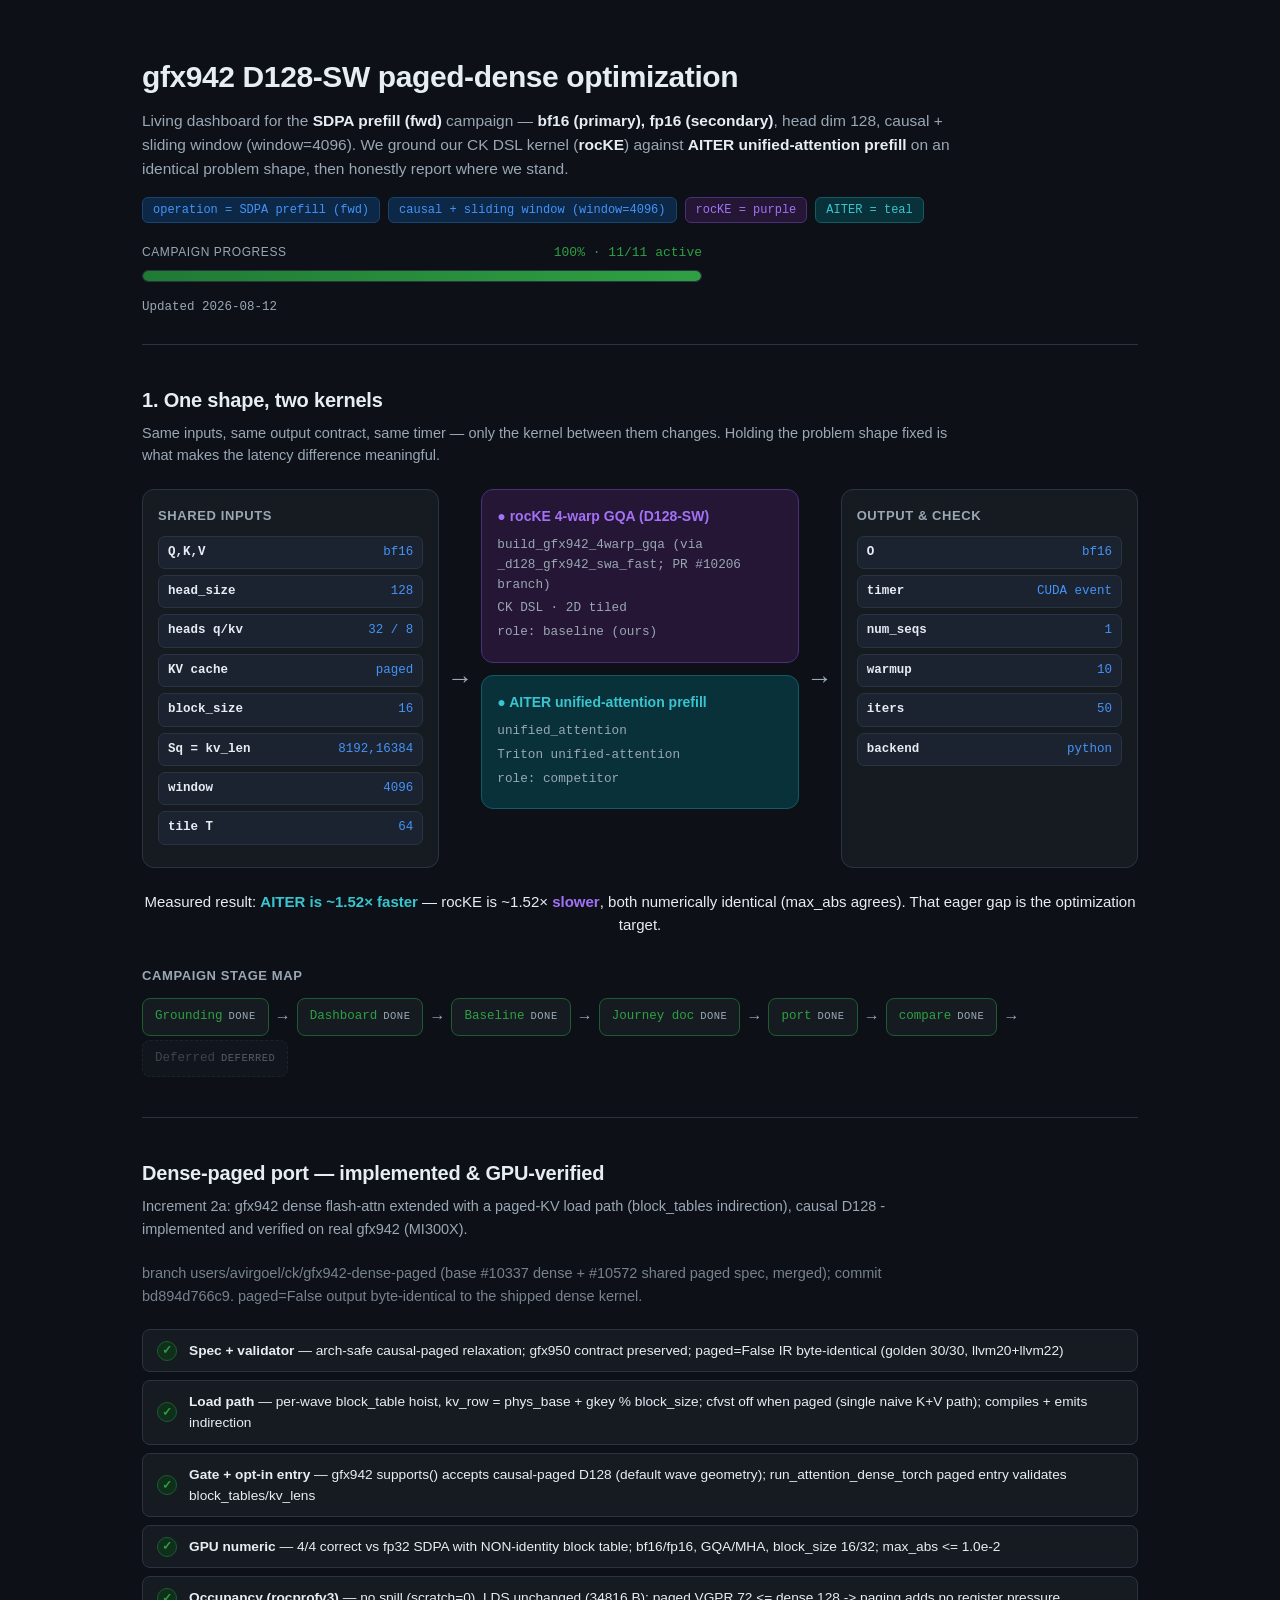
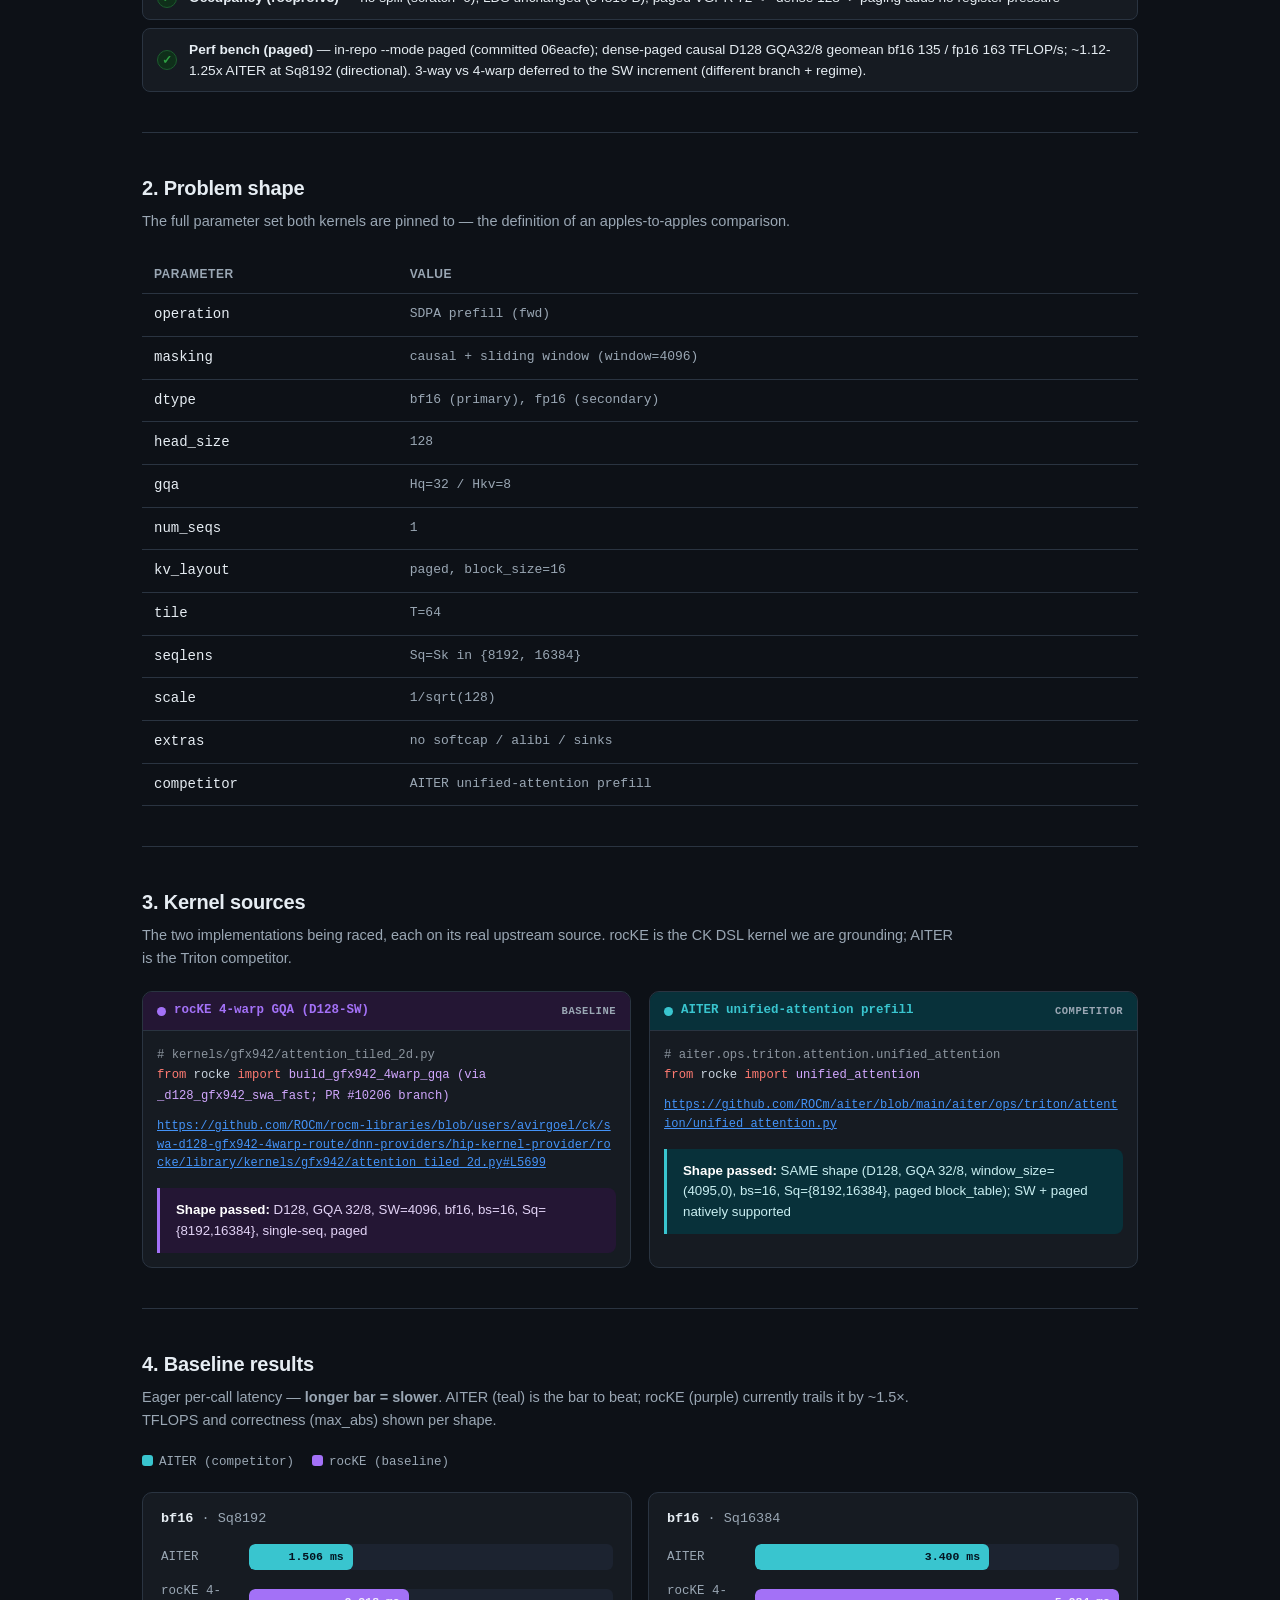
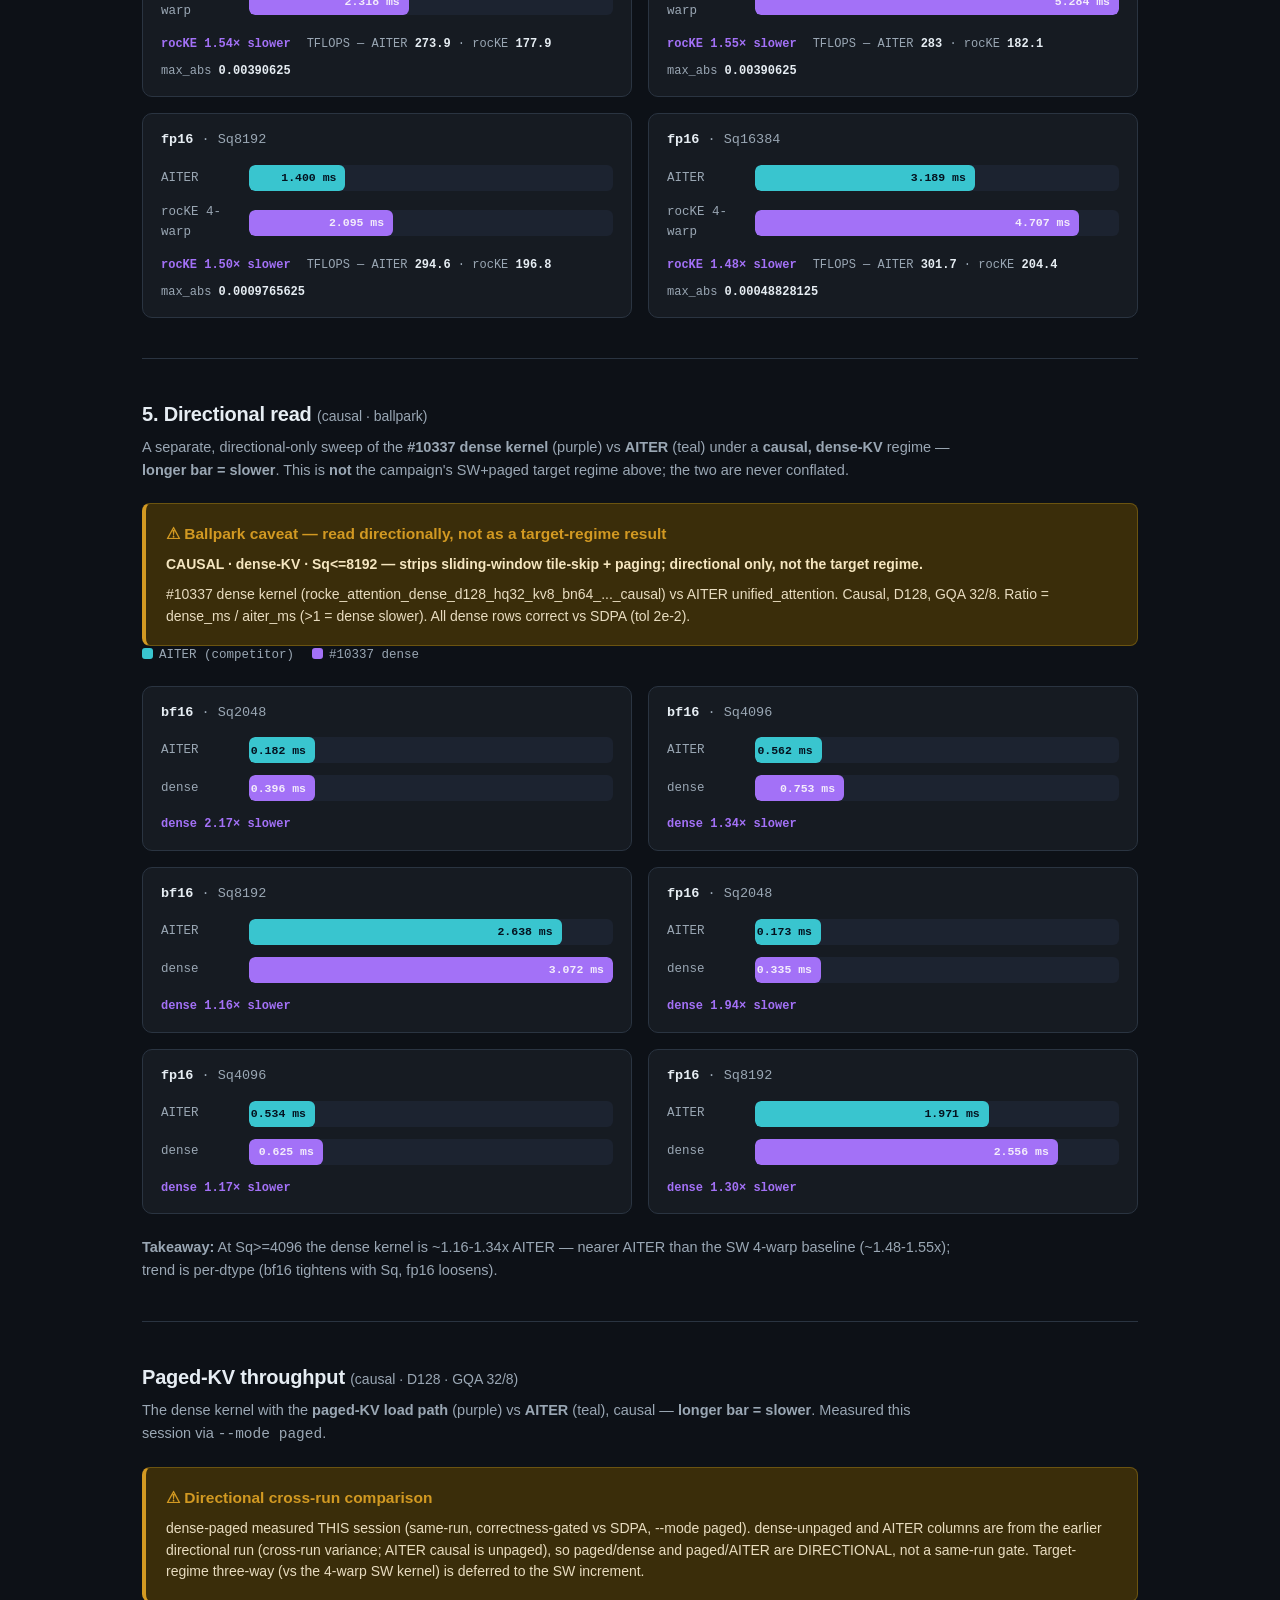
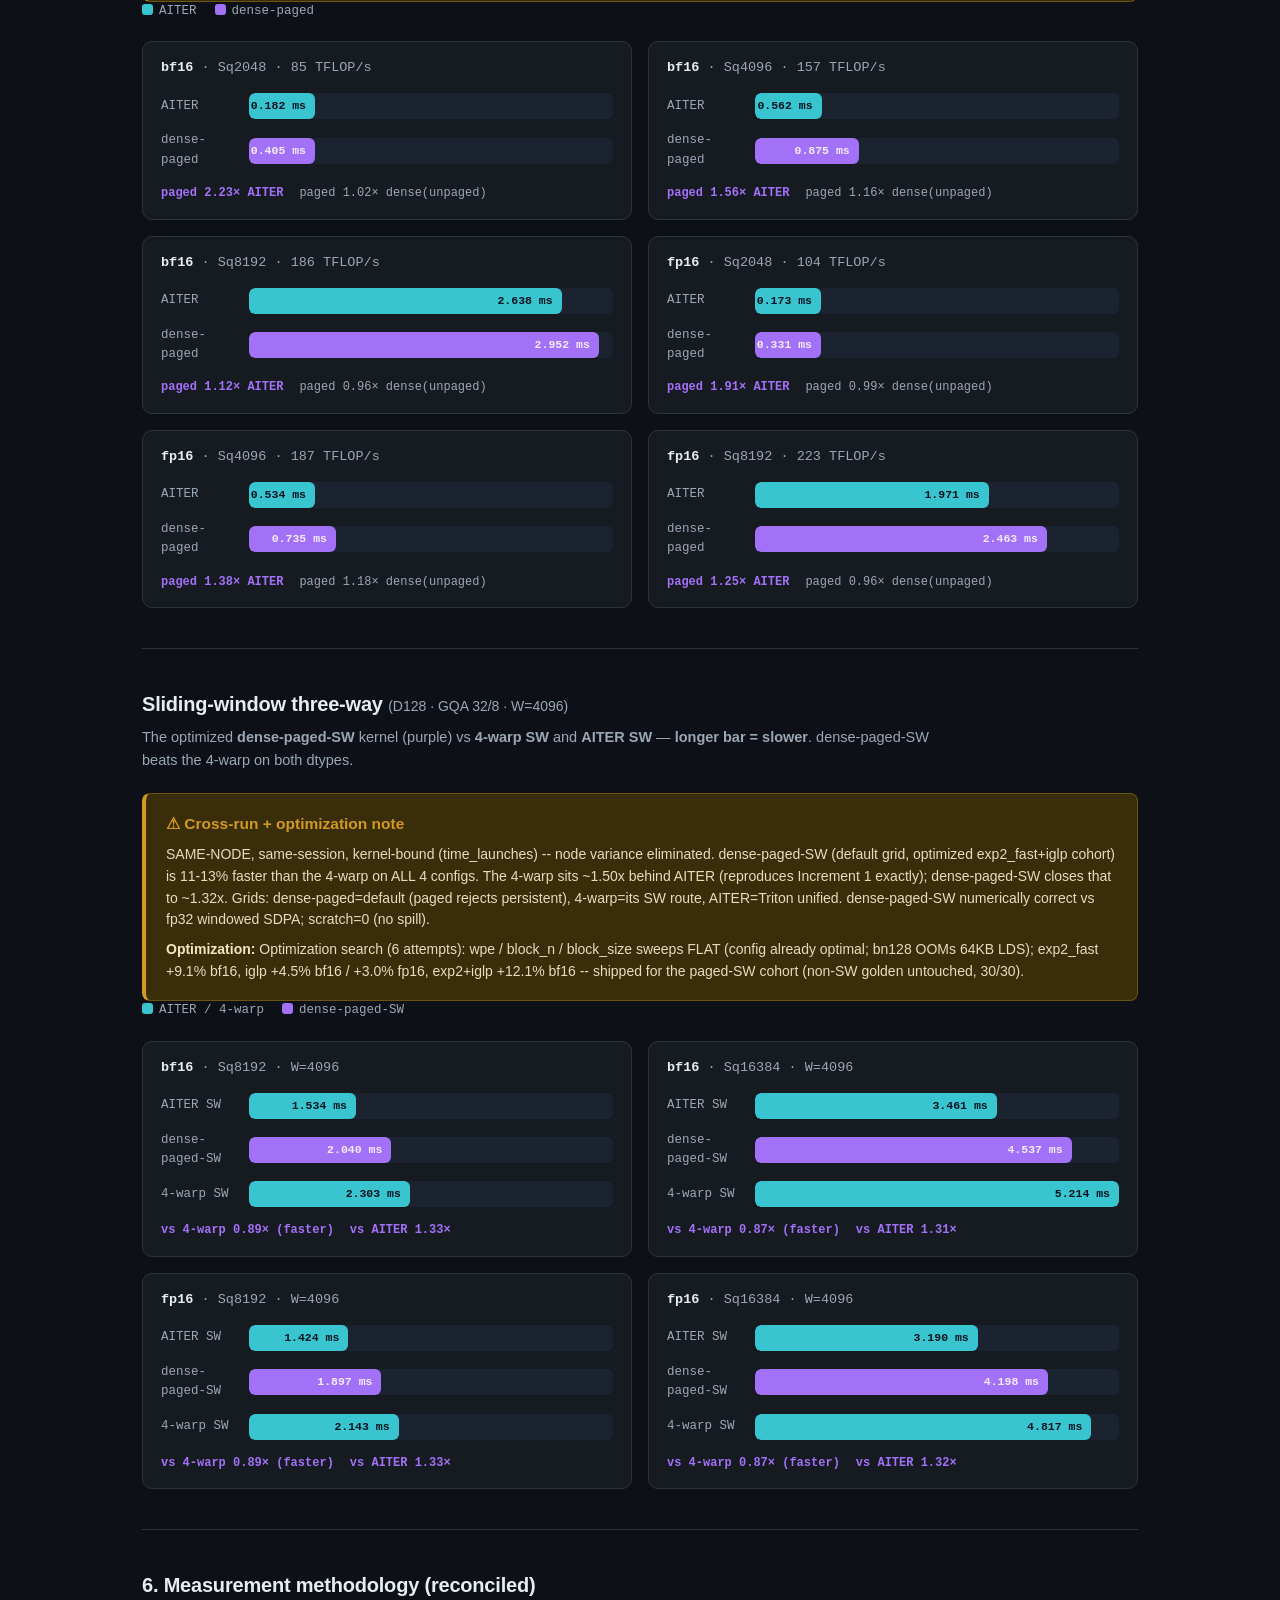
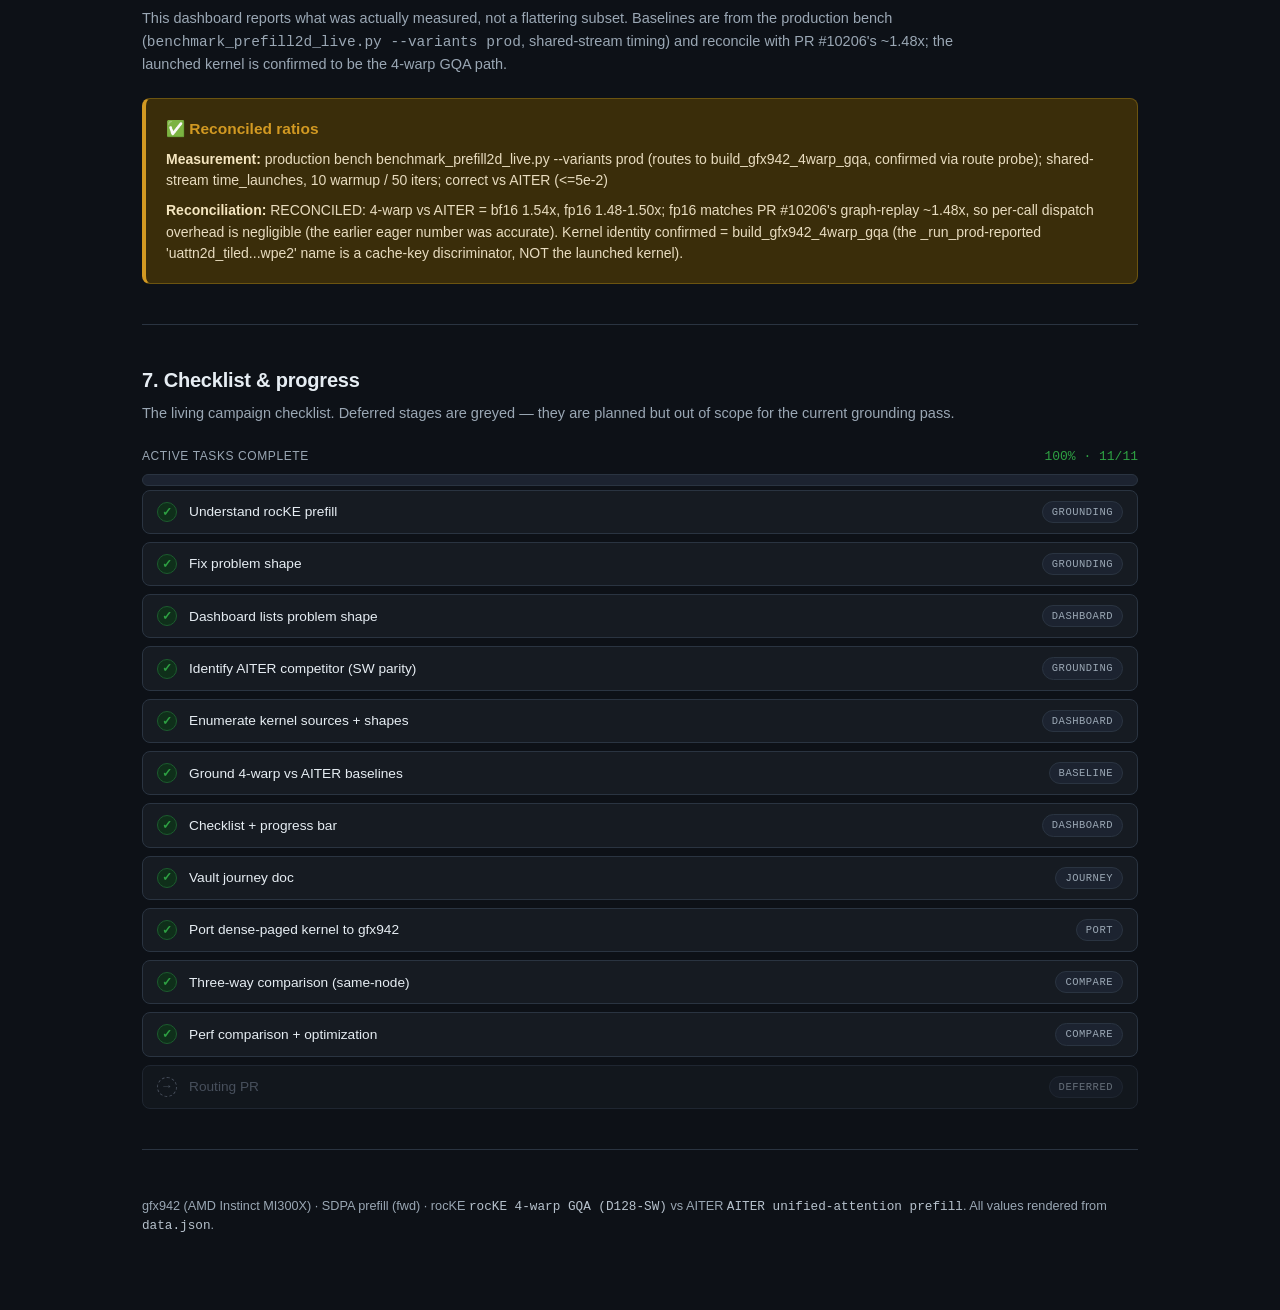
<file: index.html>
<!doctype html>
<html lang="en">
<head>
  <meta charset="utf-8"/>
  <meta name="viewport" content="width=device-width, initial-scale=1"/>
  <title>gfx942 D128-SW paged-dense optimization</title>
  <link rel="stylesheet" href="style.css"/>
</head>
<body>
  <div class="wrap">
    <header id="hdr"></header>
    <main id="main"></main>
    <footer id="ftr"></footer>
  </div>
  <script src="app.js"></script>
</body>
</html>
</file>
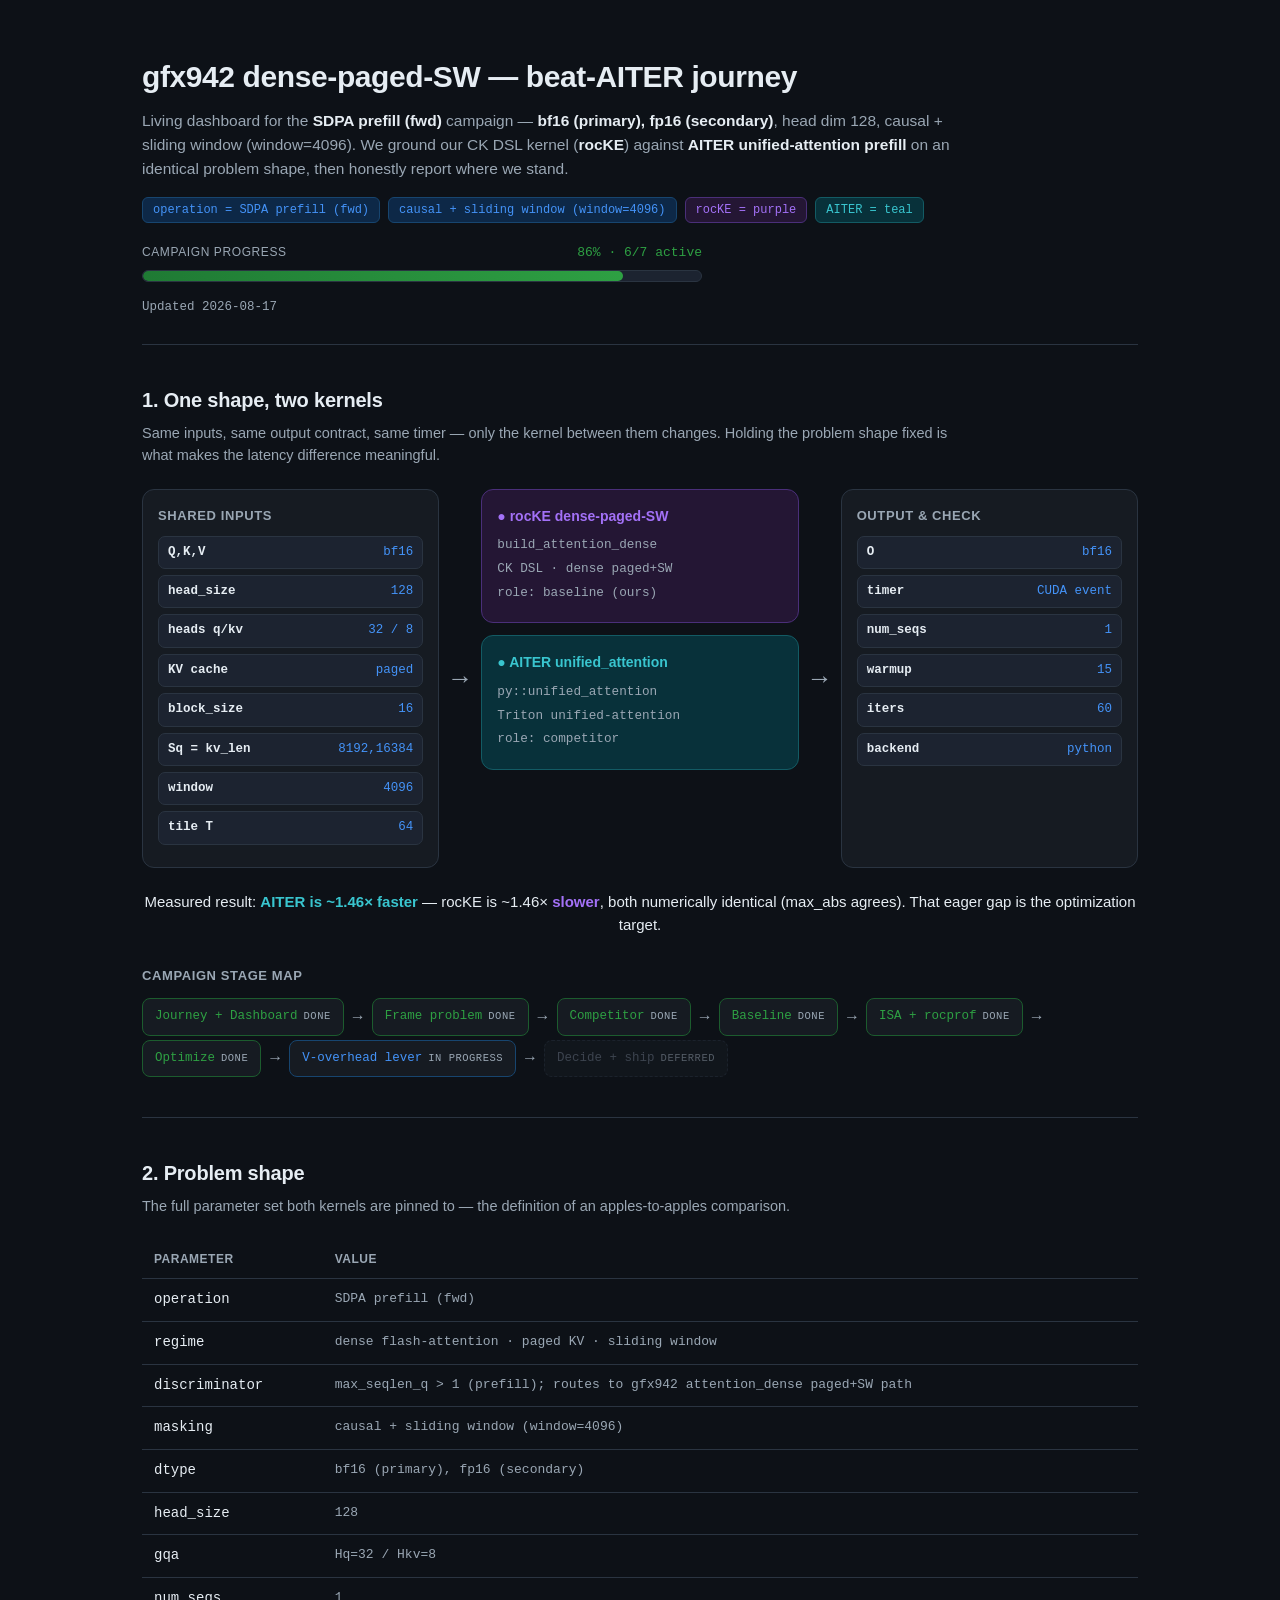
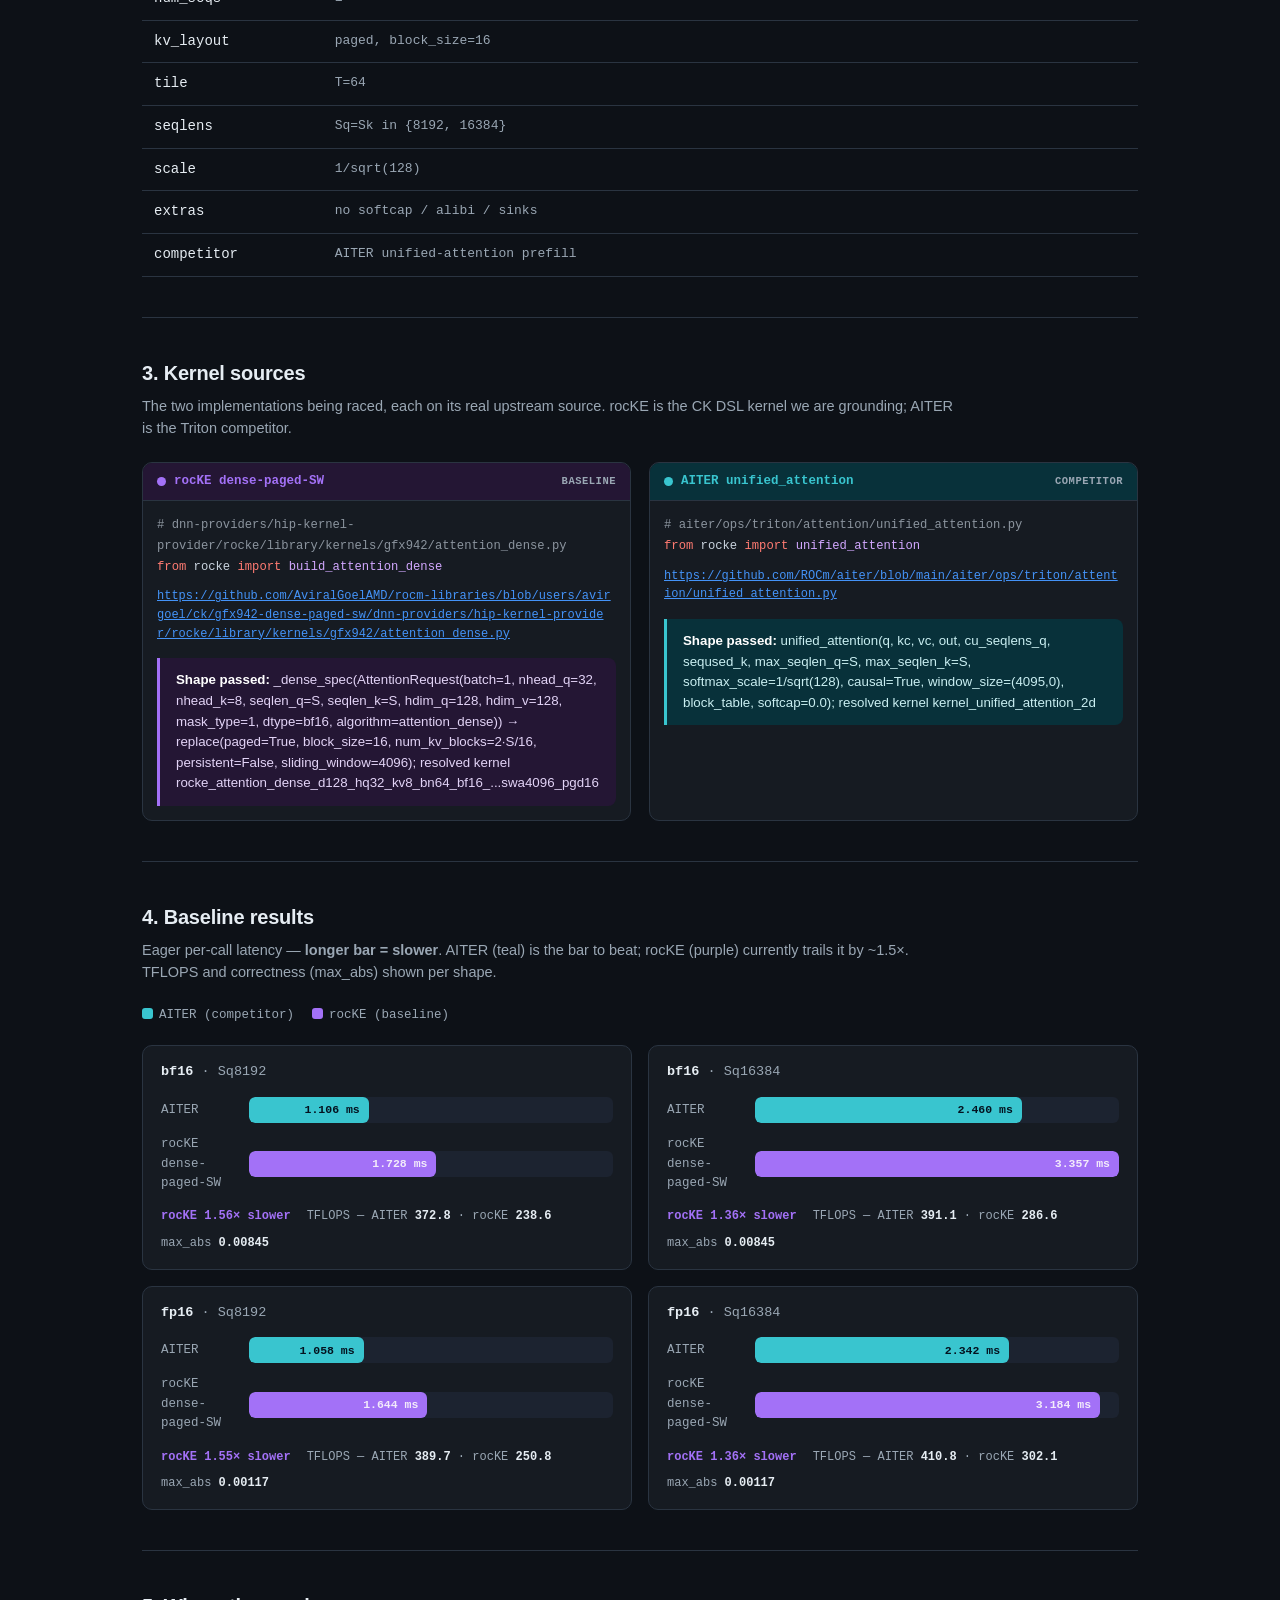
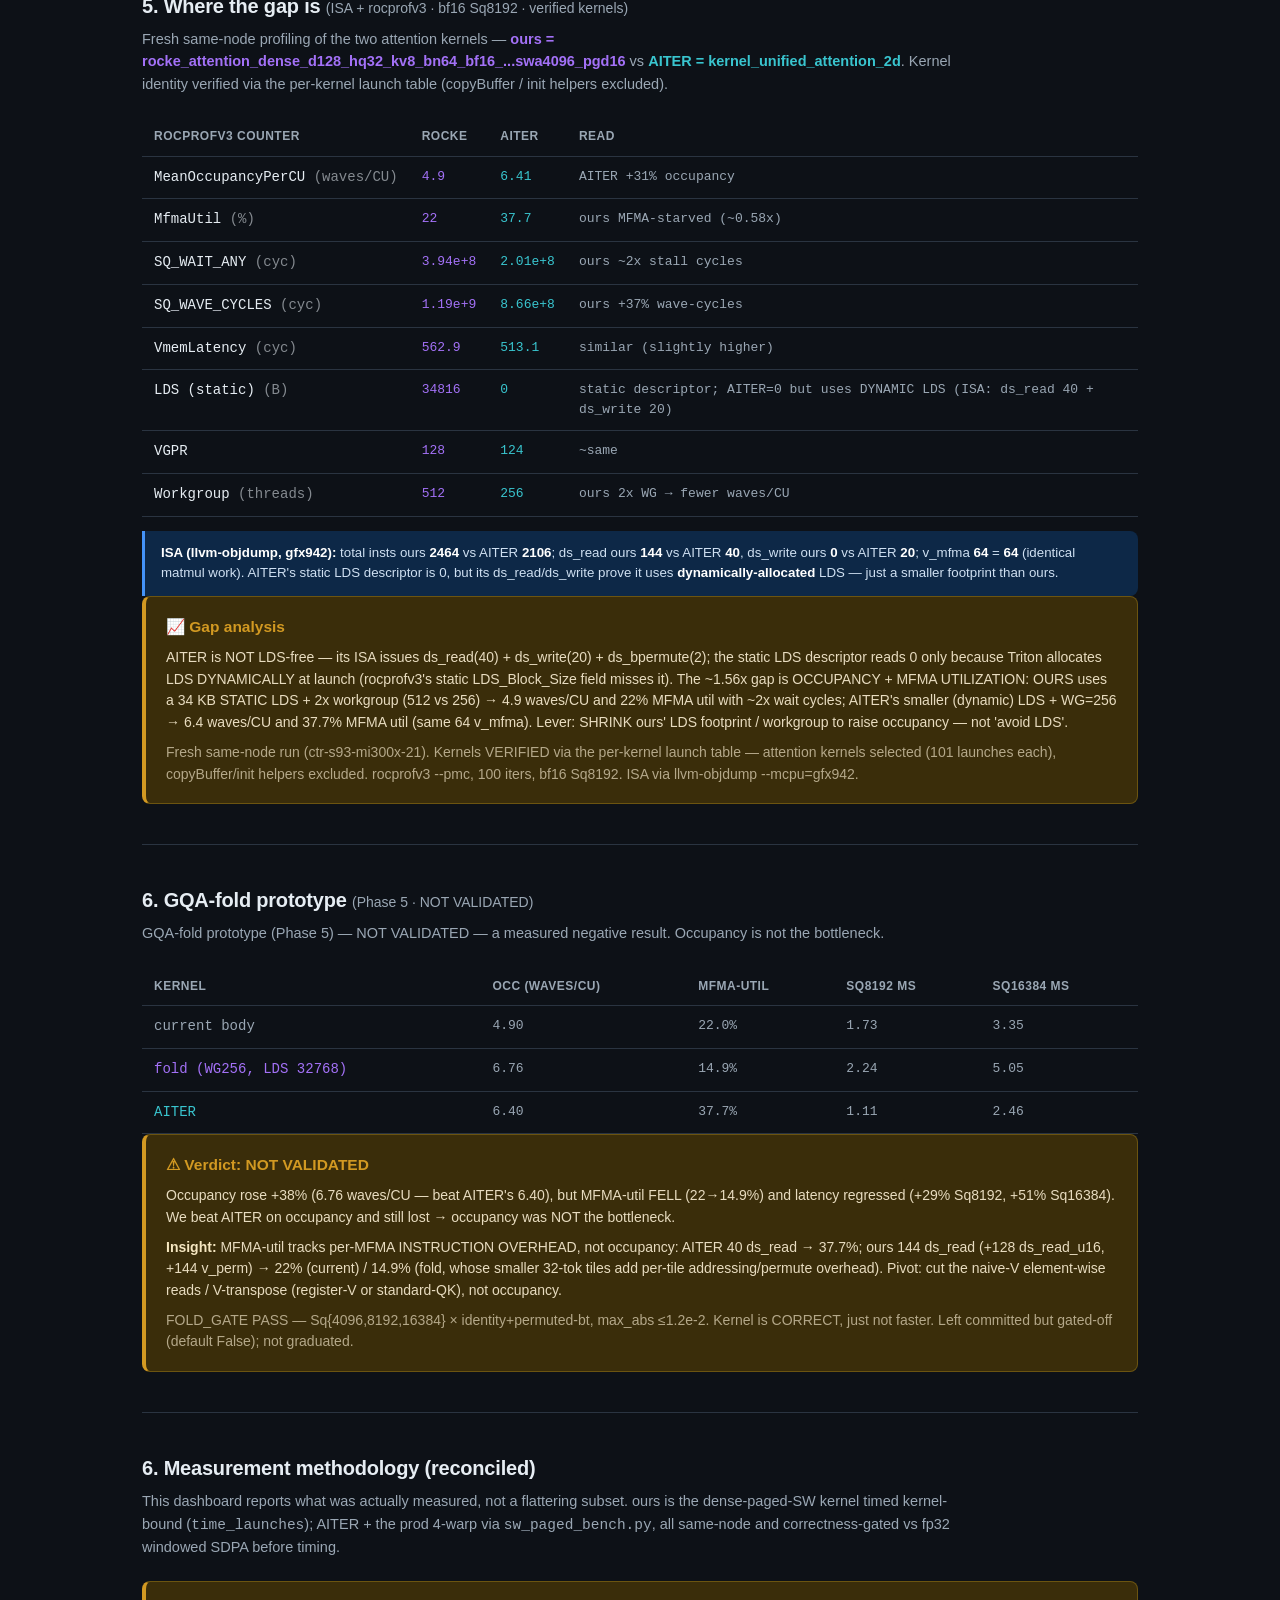
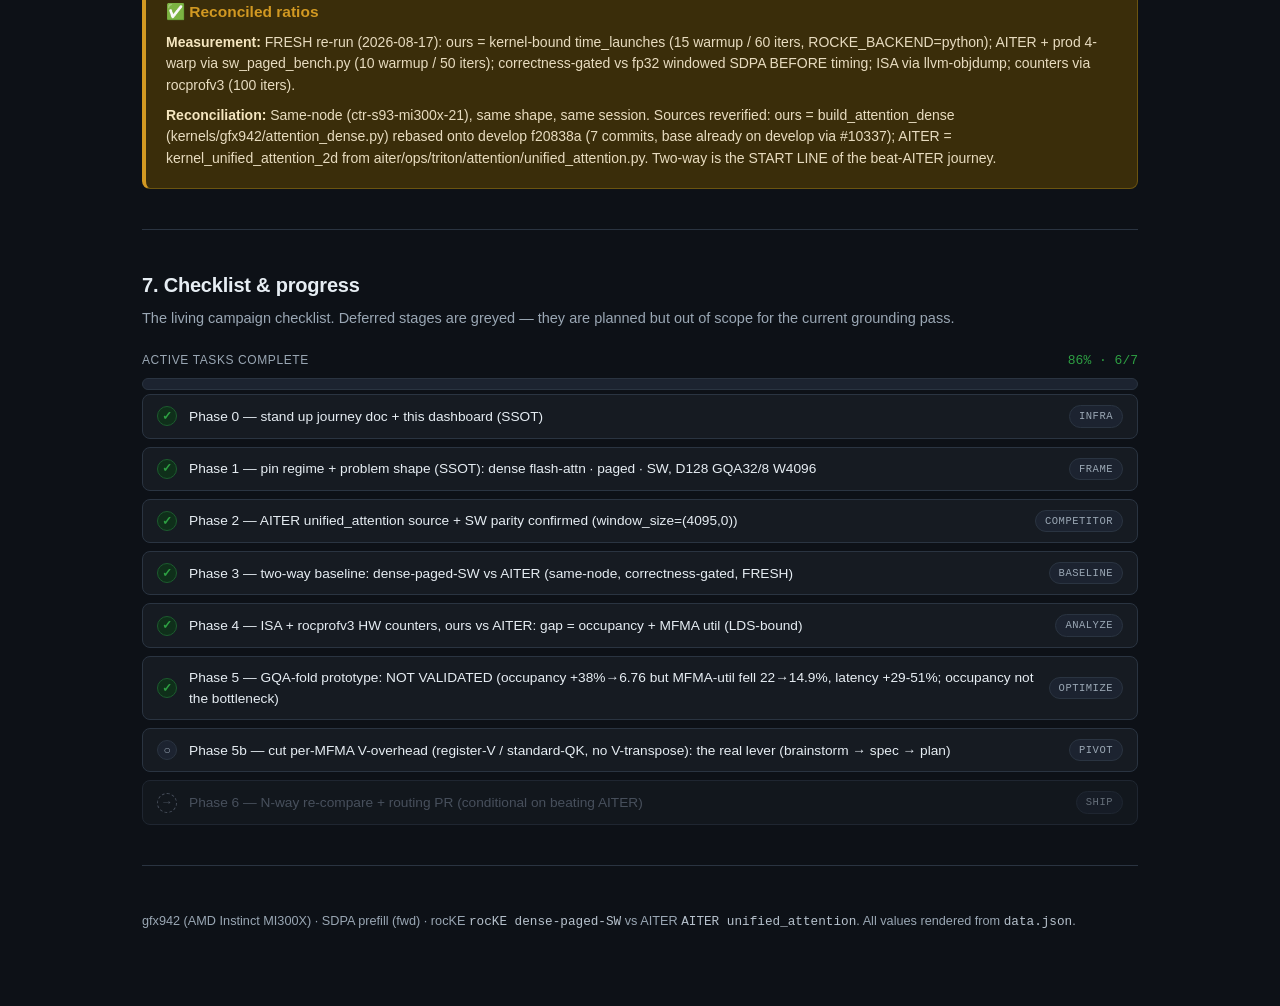
<file: beat-aiter/index.html>
<!doctype html>
<html lang="en">
<head>
  <meta charset="utf-8"/>
  <meta name="viewport" content="width=device-width, initial-scale=1"/>
  <title>gfx942 dense-paged-SW — beat-AITER journey</title>
  <link rel="stylesheet" href="style.css"/>
</head>
<body>
  <div class="wrap">
    <header id="hdr"></header>
    <main id="main"></main>
    <footer id="ftr"></footer>
  </div>
  <script src="app.js"></script>
</body>
</html>
</file>
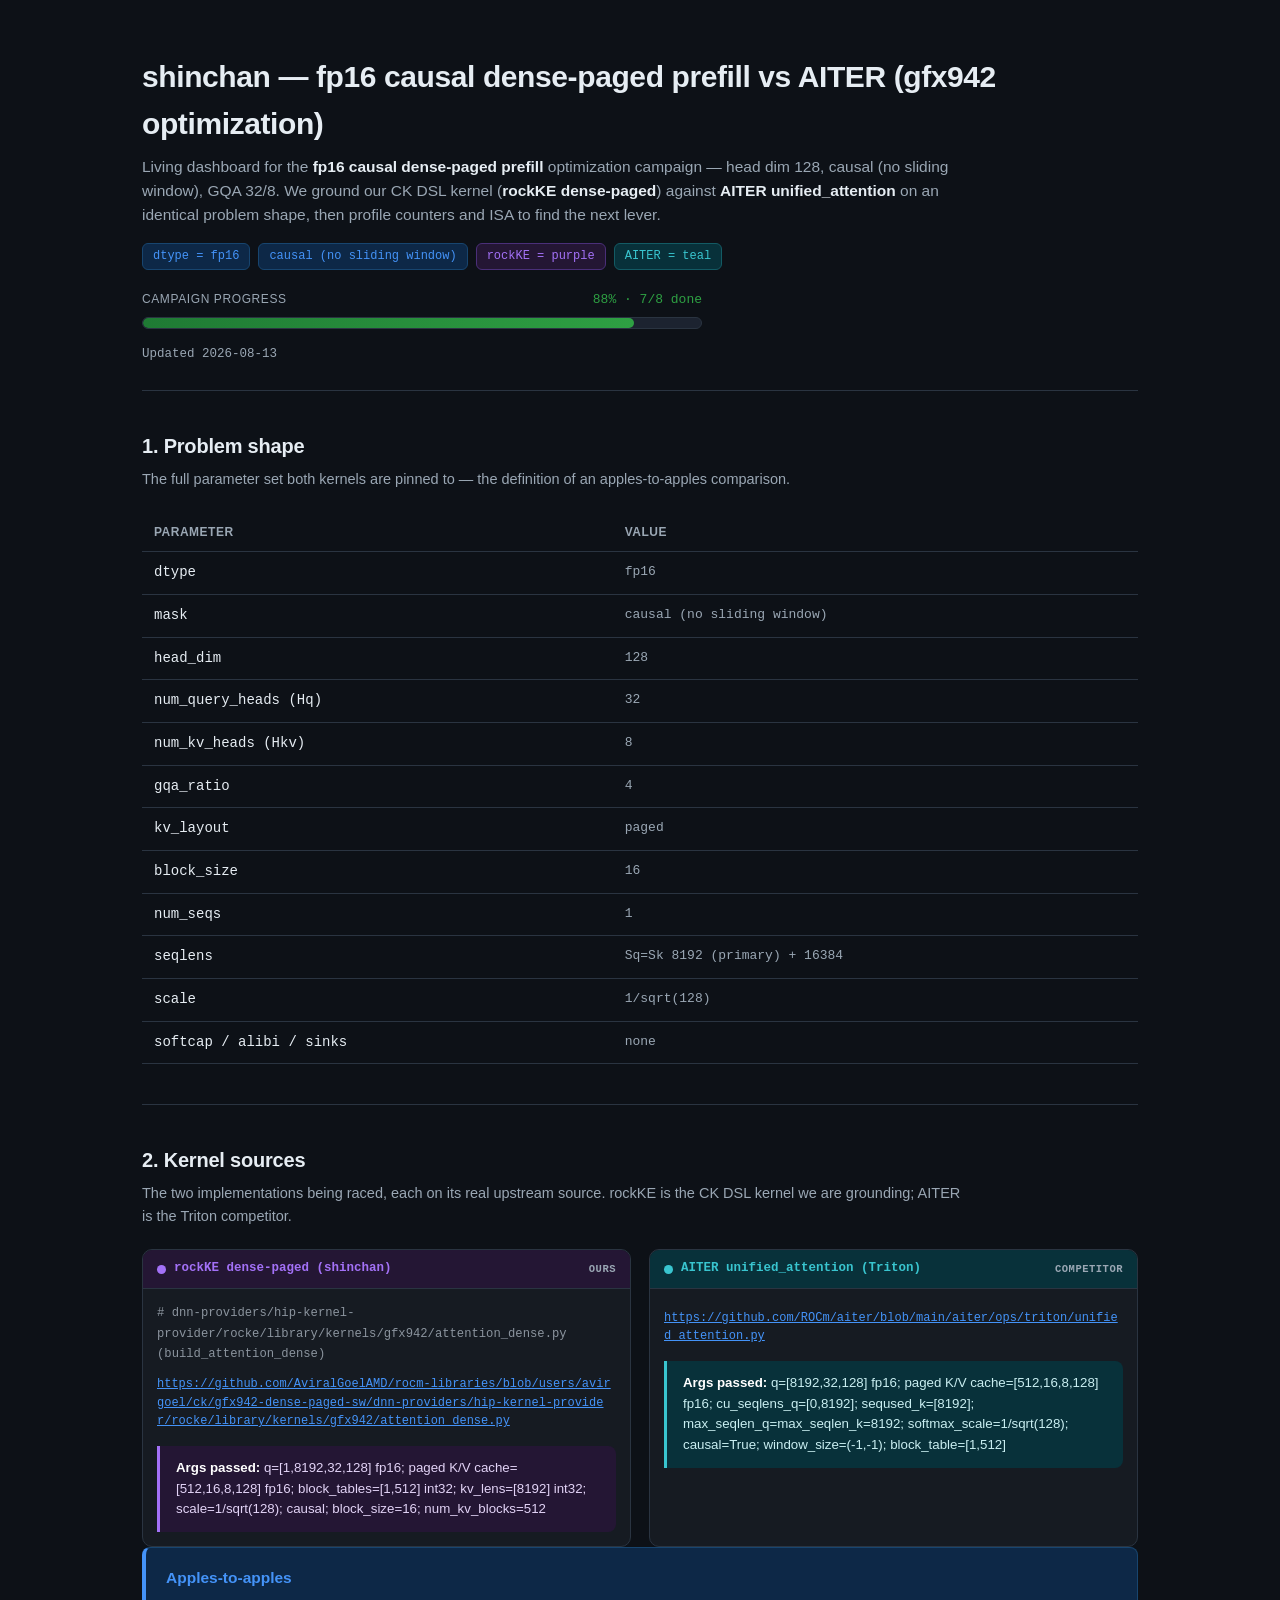
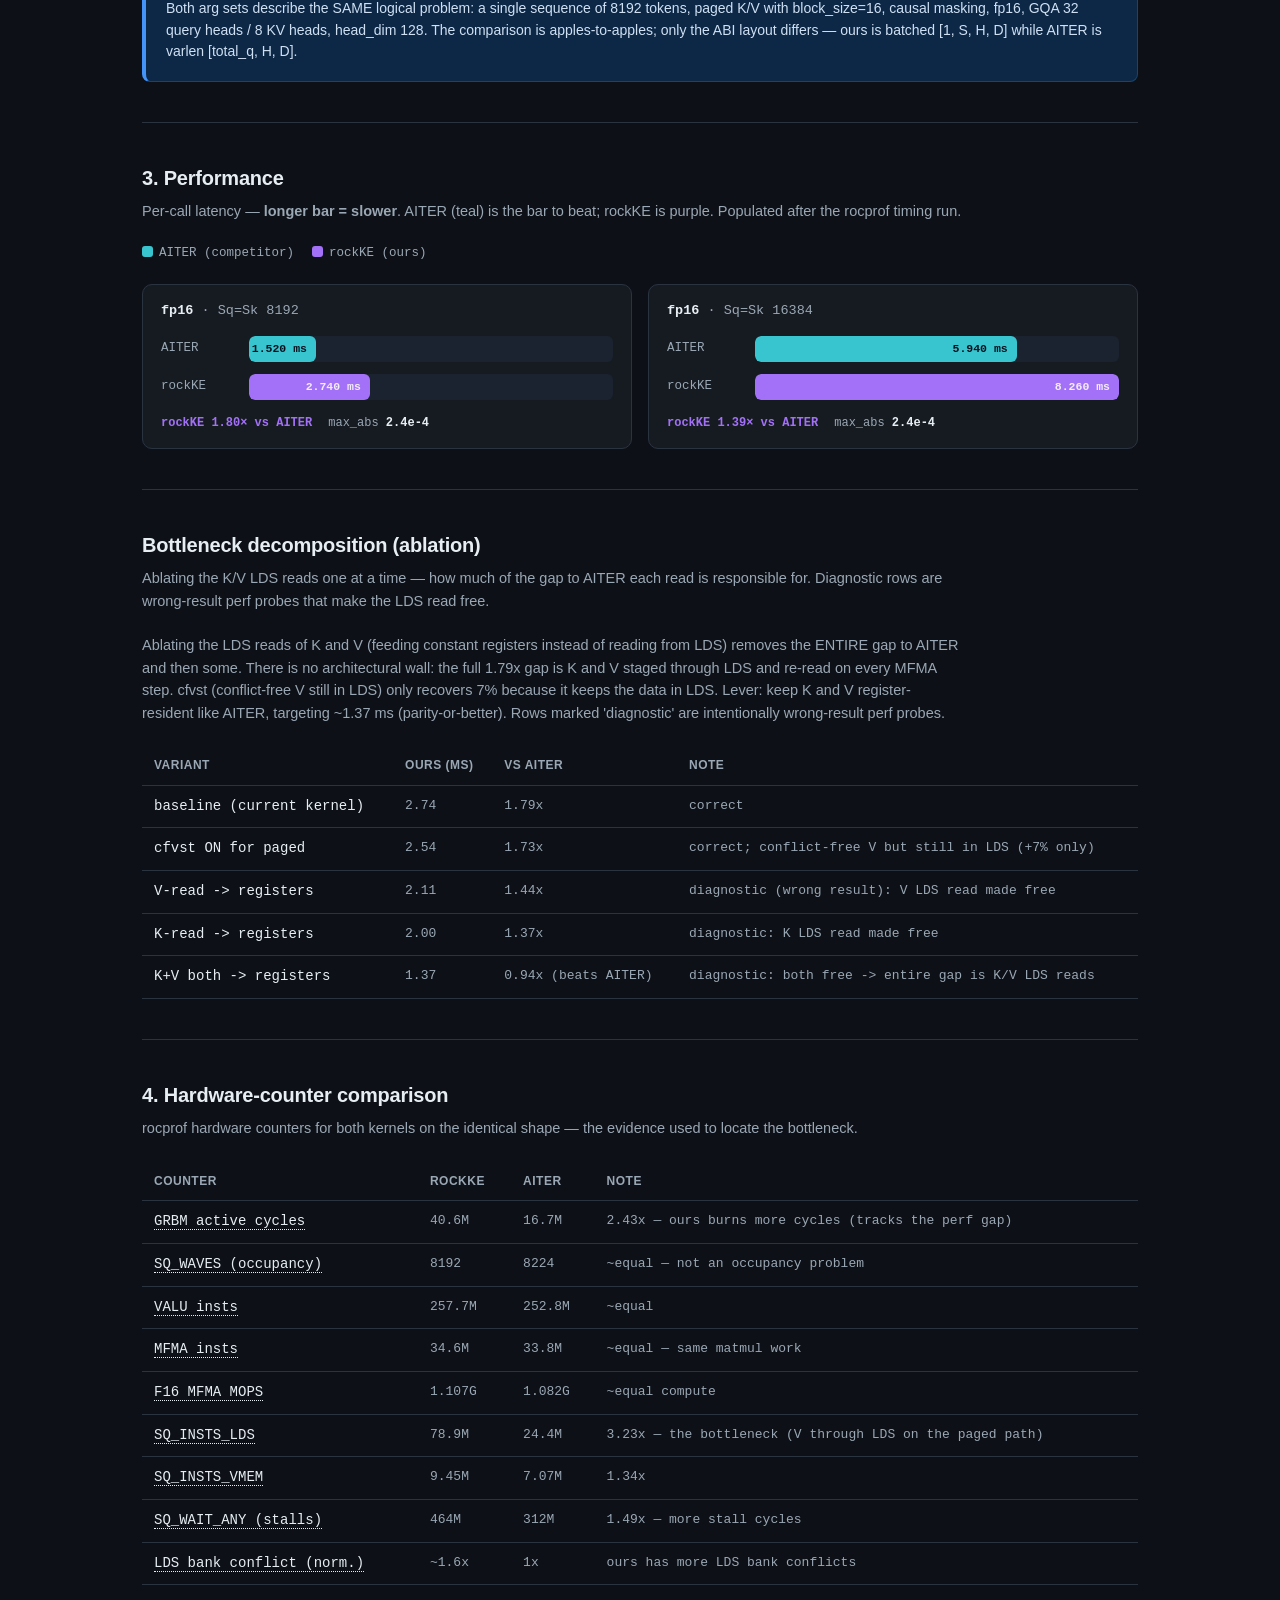
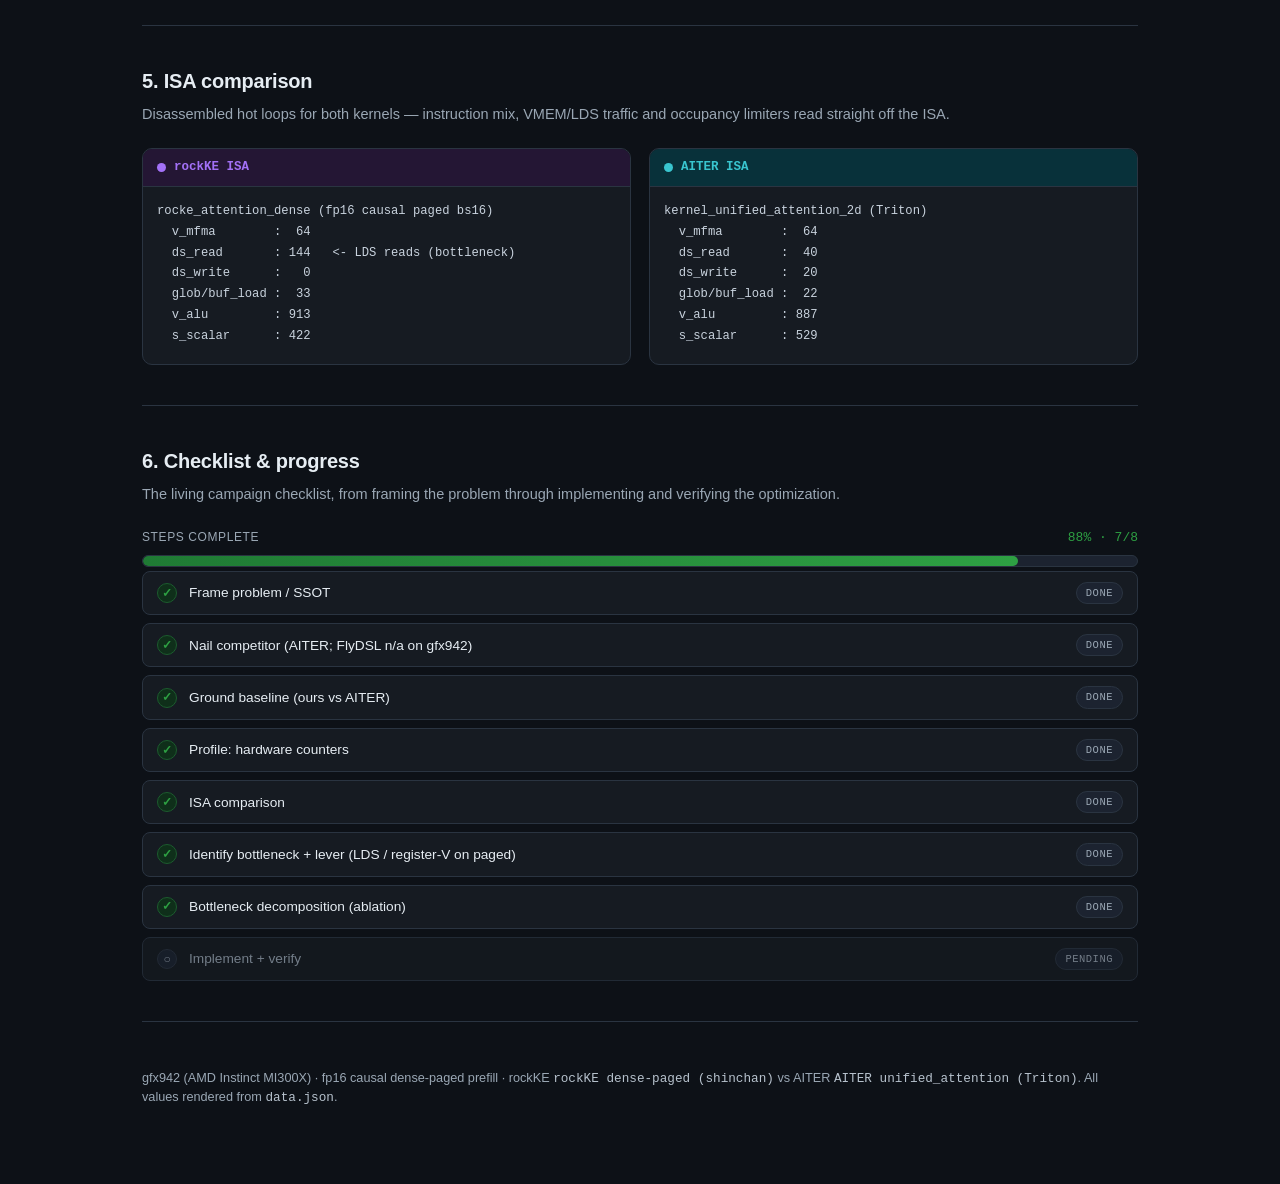
<file: shinchan/index.html>
<!doctype html>
<html lang="en">
<head>
  <meta charset="utf-8"/>
  <meta name="viewport" content="width=device-width, initial-scale=1"/>
  <title>shinchan — fp16 causal dense-paged prefill vs AITER</title>
  <link rel="stylesheet" href="style.css"/>
</head>
<body>
  <div class="wrap">
    <header id="hdr"></header>
    <main id="main"></main>
    <footer id="ftr"></footer>
  </div>
  <script src="app.js"></script>
</body>
</html>
</file>
<file: style.css>
:root{
  --bg:#0d1117; --panel:#161b22; --panel2:#1c2330; --ink:#e6edf3; --dim:#9aa7b4;
  --line:#2a3441; --ok:#2ea043; --okbg:#0f2f1a; --warn:#d29922; --warnbg:#3a2d0a;
  --acc:#4493f8; --accbg:#0d2847; --ours:#a371f7; --oursbg:#241634; --aiter:#39c5cf; --aiterbg:#08313a;
  --defer:#6b7686;
  --mono:'SFMono-Regular',ui-monospace,Menlo,Consolas,monospace;
  --sans:-apple-system,BlinkMacSystemFont,'Segoe UI',Roboto,Helvetica,Arial,sans-serif;
}
*{box-sizing:border-box}
html{scroll-behavior:smooth}
body{margin:0;background:var(--bg);color:var(--ink);font-family:var(--sans);line-height:1.55;
     -webkit-font-smoothing:antialiased}
.wrap{max-width:1040px;margin:0 auto;padding:0 22px}

/* header */
header{padding:54px 0 26px;border-bottom:1px solid var(--line)}
h1{font-size:30px;margin:0 0 8px;letter-spacing:-.4px}
.sub{color:var(--dim);font-size:15.5px;max-width:820px}
.sub b{color:var(--ink)}
.tags{margin-top:16px;display:flex;flex-wrap:wrap;gap:8px}
.tag{display:inline-block;font-family:var(--mono);font-size:12px;color:var(--acc);
     background:var(--accbg);border:1px solid #17456f;border-radius:6px;padding:3px 10px}
.tag.ours{color:var(--ours);background:var(--oursbg);border-color:#4a2f79}
.tag.aiter{color:var(--aiter);background:var(--aiterbg);border-color:#135b64}
.updated{color:var(--dim);font-size:12.5px;margin-top:16px;font-family:var(--mono)}

/* header progress */
.hprog{margin-top:20px;max-width:560px}
.hprog .ptop{display:flex;justify-content:space-between;align-items:baseline;margin-bottom:7px}
.hprog .ptop .plab{font-size:12px;text-transform:uppercase;letter-spacing:.6px;color:var(--dim)}
.hprog .ptop .pval{font-family:var(--mono);font-size:13px;color:var(--ok)}
.ptrack{background:var(--panel2);border:1px solid var(--line);border-radius:8px;height:12px;overflow:hidden}
.pfill{height:100%;width:0;border-radius:8px;
       background:linear-gradient(90deg,#1f7a34,var(--ok));transition:width .9s cubic-bezier(.16,1,.3,1)}

/* sections */
section{padding:40px 0;border-bottom:1px solid var(--line)}
h2{font-size:20px;margin:0 0 6px;letter-spacing:-.2px}
.lede{color:var(--dim);font-size:14.5px;margin:0 0 22px;max-width:820px}
.h2note{font-size:14px;font-weight:400;color:var(--dim);letter-spacing:0}
.drtake{margin:22px 0 0}
.reveal{opacity:0;transform:translateY(14px);transition:opacity .6s ease,transform .6s ease}
.reveal.in{opacity:1;transform:none}

/* stage map */
.map{display:flex;align-items:stretch;gap:0;flex-wrap:wrap;justify-content:center}
.col{flex:1 1 210px;min-width:190px;background:var(--panel);border:1px solid var(--line);
     border-radius:12px;padding:16px 15px}
.col h3{margin:0 0 10px;font-size:13px;text-transform:uppercase;letter-spacing:.6px;color:var(--dim)}
.chip{font-family:var(--mono);font-size:12.5px;background:var(--panel2);border:1px solid var(--line);
      border-radius:7px;padding:6px 9px;margin:6px 0;display:flex;justify-content:space-between;gap:10px}
.chip b{color:var(--ink);font-weight:600}
.chip span{color:var(--acc);text-align:right}
.arrow{display:flex;align-items:center;justify-content:center;flex:0 0 42px;color:var(--dim);font-size:26px}
.lane{border-radius:12px;padding:16px 15px}
.lane.ours{background:var(--oursbg);border:1px solid #4a2f79}
.lane.aiter{background:var(--aiterbg);border:1px solid #135b64}
.lane h3{margin:0 0 8px;font-size:14px}
.lane.ours h3{color:var(--ours)} .lane.aiter h3{color:var(--aiter)}
.lane p{margin:4px 0;font-size:12.7px;color:var(--dim);font-family:var(--mono)}
.twolane{display:flex;flex-direction:column;gap:12px;flex:1 1 230px;min-width:210px}
.verdict{text-align:center;margin-top:22px;font-size:15px;color:var(--ink)}
.verdict b{color:var(--aiter)}

/* campaign strip (deferred stages greyed) */
.campaign{margin-top:30px}
.campaign h3{margin:0 0 12px;font-size:13px;text-transform:uppercase;letter-spacing:.6px;color:var(--dim)}
.track{display:flex;flex-wrap:wrap;align-items:center;gap:4px}
.stage{font-family:var(--mono);font-size:12.5px;background:var(--panel);border:1px solid var(--line);
       border-radius:8px;padding:8px 12px;color:var(--ink);white-space:nowrap}
.stage.done{border-color:#1c5c2e;color:var(--ok)}
.stage.active{border-color:#17456f;color:var(--acc)}
.stage.deferred{opacity:.5;border-style:dashed;color:var(--defer)}
.stage .st-tag{font-size:10.5px;text-transform:uppercase;letter-spacing:.5px;color:var(--dim);margin-left:6px}
.sarrow{color:var(--dim);font-size:16px;padding:0 2px}

/* tables */
table{width:100%;border-collapse:collapse;font-size:14px;margin-top:4px}
th,td{text-align:left;padding:10px 12px;border-bottom:1px solid var(--line);vertical-align:top}
th{color:var(--dim);font-size:12px;text-transform:uppercase;letter-spacing:.5px;font-weight:600}
td.p{font-family:var(--mono);color:var(--ink);white-space:nowrap}
td.v{font-family:var(--mono);color:var(--dim);font-size:13px}

/* code cards */
.cards{display:grid;grid-template-columns:1fr 1fr;gap:18px}
@media(max-width:820px){.cards{grid-template-columns:1fr}}
.card{background:var(--panel);border:1px solid var(--line);border-radius:10px;overflow:hidden;
      display:flex;flex-direction:column}
.card .bar{padding:9px 14px;font-family:var(--mono);font-size:12.5px;font-weight:700;
           border-bottom:1px solid var(--line);display:flex;align-items:center;gap:8px}
.card.ours .bar{color:var(--ours);background:var(--oursbg)}
.card.aiter .bar{color:var(--aiter);background:var(--aiterbg)}
.card .bar .role{margin-left:auto;font-size:10.5px;text-transform:uppercase;letter-spacing:.5px;color:var(--dim);font-weight:600}
.dot{width:9px;height:9px;border-radius:50%;flex:0 0 9px}
.card.ours .dot{background:var(--ours)} .card.aiter .dot{background:var(--aiter)}
.card .body{padding:14px}
pre{margin:0 0 4px;font-family:var(--mono);font-size:12.2px;line-height:1.7;overflow-x:auto;color:#c9d3de;white-space:pre-wrap;word-break:break-word}
.k{color:#ff7b72} .fn{color:#d2a8ff} .a{color:#79c0ff} .s{color:#a5d6ff} .c{color:#8b949e}
.srclink{display:inline-block;font-family:var(--mono);font-size:12px;color:var(--acc);
         word-break:break-all;margin-top:6px}
.note{border-left:3px solid var(--acc);background:var(--accbg);border-radius:0 8px 8px 0;
      padding:12px 16px;margin-top:14px;font-size:13.3px;color:#cfe0f2}
.card.ours .note{border-left-color:var(--ours);background:var(--oursbg);color:#e2d3f6}
.card.aiter .note{border-left-color:var(--aiter);background:var(--aiterbg);color:#c9eef1}
.note b{color:#fff}

/* results bar charts */
.res{display:grid;grid-template-columns:1fr 1fr;gap:16px}
@media(max-width:820px){.res{grid-template-columns:1fr}}
.rcard{background:var(--panel);border:1px solid var(--line);border-radius:10px;padding:16px 18px}
.rcard h4{margin:0 0 14px;font-size:13.5px;font-family:var(--mono);color:var(--ink)}
.rcard h4 span{color:var(--dim);font-weight:400}
.bars{display:flex;flex-direction:column;gap:12px}
.brow{display:flex;align-items:center;gap:10px;font-family:var(--mono);font-size:12.5px}
.blabel{width:78px;flex:0 0 78px;color:var(--dim)}
.btrack{flex:1;background:var(--panel2);border-radius:6px;height:26px;position:relative;overflow:hidden}
.bfill{height:100%;border-radius:6px;display:flex;align-items:center;justify-content:flex-end;
       padding-right:9px;font-size:11.5px;color:#04121f;font-weight:700;min-width:66px;white-space:nowrap;
       transition:width .9s cubic-bezier(.16,1,.3,1)}
.bfill.fa{background:var(--aiter)} .bfill.fo{background:var(--ours);color:#f3ecfb}
.rmeta{margin-top:14px;display:flex;flex-wrap:wrap;gap:8px 16px;font-family:var(--mono);font-size:12px;color:var(--dim)}
.rmeta .slower{color:var(--ours);font-weight:700}
.rmeta .mono b{color:var(--ink);font-weight:600}
.legend{display:flex;gap:18px;margin-bottom:20px;font-size:12.5px;font-family:var(--mono);color:var(--dim)}
.legend i{display:inline-block;width:11px;height:11px;border-radius:3px;margin-right:6px;vertical-align:-1px}
.legend i.la{background:var(--aiter)} .legend i.lo{background:var(--ours)}

/* callout */
.callout{background:var(--warnbg);border:1px solid #6b5410;border-left:4px solid var(--warn);
         border-radius:8px;padding:18px 20px}
.callout h4{margin:0 0 8px;color:var(--warn);font-size:15.5px}
.callout p{margin:8px 0;font-size:14px;color:#e8dcc0}
.callout p:last-child{margin-bottom:0}
.callout code{font-family:var(--mono);background:#241d08;padding:1px 6px;border-radius:5px;color:#f0e2bd;font-size:12.5px}
.callout b{color:#f5e6c0}

/* checklist */
.checklist{display:flex;flex-direction:column;gap:8px;margin-top:4px}
.ci{display:flex;align-items:center;gap:12px;background:var(--panel);border:1px solid var(--line);
    border-radius:8px;padding:10px 14px;font-size:13.7px}
.ci .mark{flex:0 0 20px;width:20px;height:20px;border-radius:50%;display:flex;align-items:center;
          justify-content:center;font-size:12px;font-weight:700}
.ci.done .mark{background:var(--okbg);color:var(--ok);border:1px solid #1c5c2e}
.ci.todo .mark{background:var(--panel2);color:var(--dim);border:1px solid var(--line)}
.ci.deferred .mark{background:transparent;color:var(--defer);border:1px dashed var(--defer)}
.ci .lbl{flex:1}
.ci.done .lbl{color:var(--ink)}
.ci.todo .lbl{color:var(--ink)}
.ci.deferred{opacity:.62}
.ci.deferred .lbl{color:var(--defer)}
.ci .phase{font-family:var(--mono);font-size:10.5px;text-transform:uppercase;letter-spacing:.5px;
           color:var(--dim);background:var(--panel2);border:1px solid var(--line);border-radius:20px;padding:2px 9px}

/* footer */
footer{padding:34px 0 60px;color:var(--dim);font-size:12.7px}
footer code{font-family:var(--mono);color:#b7c2cd}
</file>
<file: beat-aiter/style.css>
:root{
  --bg:#0d1117; --panel:#161b22; --panel2:#1c2330; --ink:#e6edf3; --dim:#9aa7b4;
  --line:#2a3441; --ok:#2ea043; --okbg:#0f2f1a; --warn:#d29922; --warnbg:#3a2d0a;
  --acc:#4493f8; --accbg:#0d2847; --ours:#a371f7; --oursbg:#241634; --aiter:#39c5cf; --aiterbg:#08313a;
  --defer:#6b7686;
  --mono:'SFMono-Regular',ui-monospace,Menlo,Consolas,monospace;
  --sans:-apple-system,BlinkMacSystemFont,'Segoe UI',Roboto,Helvetica,Arial,sans-serif;
}
*{box-sizing:border-box}
html{scroll-behavior:smooth}
body{margin:0;background:var(--bg);color:var(--ink);font-family:var(--sans);line-height:1.55;
     -webkit-font-smoothing:antialiased}
.wrap{max-width:1040px;margin:0 auto;padding:0 22px}

/* header */
header{padding:54px 0 26px;border-bottom:1px solid var(--line)}
h1{font-size:30px;margin:0 0 8px;letter-spacing:-.4px}
.sub{color:var(--dim);font-size:15.5px;max-width:820px}
.sub b{color:var(--ink)}
.tags{margin-top:16px;display:flex;flex-wrap:wrap;gap:8px}
.tag{display:inline-block;font-family:var(--mono);font-size:12px;color:var(--acc);
     background:var(--accbg);border:1px solid #17456f;border-radius:6px;padding:3px 10px}
.tag.ours{color:var(--ours);background:var(--oursbg);border-color:#4a2f79}
.tag.aiter{color:var(--aiter);background:var(--aiterbg);border-color:#135b64}
.updated{color:var(--dim);font-size:12.5px;margin-top:16px;font-family:var(--mono)}

/* header progress */
.hprog{margin-top:20px;max-width:560px}
.hprog .ptop{display:flex;justify-content:space-between;align-items:baseline;margin-bottom:7px}
.hprog .ptop .plab{font-size:12px;text-transform:uppercase;letter-spacing:.6px;color:var(--dim)}
.hprog .ptop .pval{font-family:var(--mono);font-size:13px;color:var(--ok)}
.ptrack{background:var(--panel2);border:1px solid var(--line);border-radius:8px;height:12px;overflow:hidden}
.pfill{height:100%;width:0;border-radius:8px;
       background:linear-gradient(90deg,#1f7a34,var(--ok));transition:width .9s cubic-bezier(.16,1,.3,1)}

/* sections */
section{padding:40px 0;border-bottom:1px solid var(--line)}
h2{font-size:20px;margin:0 0 6px;letter-spacing:-.2px}
.lede{color:var(--dim);font-size:14.5px;margin:0 0 22px;max-width:820px}
.h2note{font-size:14px;font-weight:400;color:var(--dim);letter-spacing:0}
.drtake{margin:22px 0 0}
.reveal{opacity:0;transform:translateY(14px);transition:opacity .6s ease,transform .6s ease}
.reveal.in{opacity:1;transform:none}

/* stage map */
.map{display:flex;align-items:stretch;gap:0;flex-wrap:wrap;justify-content:center}
.col{flex:1 1 210px;min-width:190px;background:var(--panel);border:1px solid var(--line);
     border-radius:12px;padding:16px 15px}
.col h3{margin:0 0 10px;font-size:13px;text-transform:uppercase;letter-spacing:.6px;color:var(--dim)}
.chip{font-family:var(--mono);font-size:12.5px;background:var(--panel2);border:1px solid var(--line);
      border-radius:7px;padding:6px 9px;margin:6px 0;display:flex;justify-content:space-between;gap:10px}
.chip b{color:var(--ink);font-weight:600}
.chip span{color:var(--acc);text-align:right}
.arrow{display:flex;align-items:center;justify-content:center;flex:0 0 42px;color:var(--dim);font-size:26px}
.lane{border-radius:12px;padding:16px 15px}
.lane.ours{background:var(--oursbg);border:1px solid #4a2f79}
.lane.aiter{background:var(--aiterbg);border:1px solid #135b64}
.lane h3{margin:0 0 8px;font-size:14px}
.lane.ours h3{color:var(--ours)} .lane.aiter h3{color:var(--aiter)}
.lane p{margin:4px 0;font-size:12.7px;color:var(--dim);font-family:var(--mono)}
.twolane{display:flex;flex-direction:column;gap:12px;flex:1 1 230px;min-width:210px}
.verdict{text-align:center;margin-top:22px;font-size:15px;color:var(--ink)}
.verdict b{color:var(--aiter)}

/* campaign strip (deferred stages greyed) */
.campaign{margin-top:30px}
.campaign h3{margin:0 0 12px;font-size:13px;text-transform:uppercase;letter-spacing:.6px;color:var(--dim)}
.track{display:flex;flex-wrap:wrap;align-items:center;gap:4px}
.stage{font-family:var(--mono);font-size:12.5px;background:var(--panel);border:1px solid var(--line);
       border-radius:8px;padding:8px 12px;color:var(--ink);white-space:nowrap}
.stage.done{border-color:#1c5c2e;color:var(--ok)}
.stage.active{border-color:#17456f;color:var(--acc)}
.stage.deferred{opacity:.5;border-style:dashed;color:var(--defer)}
.stage .st-tag{font-size:10.5px;text-transform:uppercase;letter-spacing:.5px;color:var(--dim);margin-left:6px}
.sarrow{color:var(--dim);font-size:16px;padding:0 2px}

/* tables */
table{width:100%;border-collapse:collapse;font-size:14px;margin-top:4px}
th,td{text-align:left;padding:10px 12px;border-bottom:1px solid var(--line);vertical-align:top}
th{color:var(--dim);font-size:12px;text-transform:uppercase;letter-spacing:.5px;font-weight:600}
td.p{font-family:var(--mono);color:var(--ink);white-space:nowrap}
td.v{font-family:var(--mono);color:var(--dim);font-size:13px}

/* code cards */
.cards{display:grid;grid-template-columns:1fr 1fr;gap:18px}
@media(max-width:820px){.cards{grid-template-columns:1fr}}
.card{background:var(--panel);border:1px solid var(--line);border-radius:10px;overflow:hidden;
      display:flex;flex-direction:column}
.card .bar{padding:9px 14px;font-family:var(--mono);font-size:12.5px;font-weight:700;
           border-bottom:1px solid var(--line);display:flex;align-items:center;gap:8px}
.card.ours .bar{color:var(--ours);background:var(--oursbg)}
.card.aiter .bar{color:var(--aiter);background:var(--aiterbg)}
.card .bar .role{margin-left:auto;font-size:10.5px;text-transform:uppercase;letter-spacing:.5px;color:var(--dim);font-weight:600}
.dot{width:9px;height:9px;border-radius:50%;flex:0 0 9px}
.card.ours .dot{background:var(--ours)} .card.aiter .dot{background:var(--aiter)}
.card .body{padding:14px}
pre{margin:0 0 4px;font-family:var(--mono);font-size:12.2px;line-height:1.7;overflow-x:auto;color:#c9d3de;white-space:pre-wrap;word-break:break-word}
.k{color:#ff7b72} .fn{color:#d2a8ff} .a{color:#79c0ff} .s{color:#a5d6ff} .c{color:#8b949e}
.srclink{display:inline-block;font-family:var(--mono);font-size:12px;color:var(--acc);
         word-break:break-all;margin-top:6px}
.note{border-left:3px solid var(--acc);background:var(--accbg);border-radius:0 8px 8px 0;
      padding:12px 16px;margin-top:14px;font-size:13.3px;color:#cfe0f2}
.card.ours .note{border-left-color:var(--ours);background:var(--oursbg);color:#e2d3f6}
.card.aiter .note{border-left-color:var(--aiter);background:var(--aiterbg);color:#c9eef1}
.note b{color:#fff}

/* results bar charts */
.res{display:grid;grid-template-columns:1fr 1fr;gap:16px}
@media(max-width:820px){.res{grid-template-columns:1fr}}
.rcard{background:var(--panel);border:1px solid var(--line);border-radius:10px;padding:16px 18px}
.rcard h4{margin:0 0 14px;font-size:13.5px;font-family:var(--mono);color:var(--ink)}
.rcard h4 span{color:var(--dim);font-weight:400}
.bars{display:flex;flex-direction:column;gap:12px}
.brow{display:flex;align-items:center;gap:10px;font-family:var(--mono);font-size:12.5px}
.blabel{width:78px;flex:0 0 78px;color:var(--dim)}
.btrack{flex:1;background:var(--panel2);border-radius:6px;height:26px;position:relative;overflow:hidden}
.bfill{height:100%;border-radius:6px;display:flex;align-items:center;justify-content:flex-end;
       padding-right:9px;font-size:11.5px;color:#04121f;font-weight:700;min-width:66px;white-space:nowrap;
       transition:width .9s cubic-bezier(.16,1,.3,1)}
.bfill.fa{background:var(--aiter)} .bfill.fo{background:var(--ours);color:#f3ecfb}
.rmeta{margin-top:14px;display:flex;flex-wrap:wrap;gap:8px 16px;font-family:var(--mono);font-size:12px;color:var(--dim)}
.rmeta .slower{color:var(--ours);font-weight:700}
.rmeta .mono b{color:var(--ink);font-weight:600}
.legend{display:flex;gap:18px;margin-bottom:20px;font-size:12.5px;font-family:var(--mono);color:var(--dim)}
.legend i{display:inline-block;width:11px;height:11px;border-radius:3px;margin-right:6px;vertical-align:-1px}
.legend i.la{background:var(--aiter)} .legend i.lo{background:var(--ours)}

/* callout */
.callout{background:var(--warnbg);border:1px solid #6b5410;border-left:4px solid var(--warn);
         border-radius:8px;padding:18px 20px}
.callout h4{margin:0 0 8px;color:var(--warn);font-size:15.5px}
.callout p{margin:8px 0;font-size:14px;color:#e8dcc0}
.callout p:last-child{margin-bottom:0}
.callout code{font-family:var(--mono);background:#241d08;padding:1px 6px;border-radius:5px;color:#f0e2bd;font-size:12.5px}
.callout b{color:#f5e6c0}

/* checklist */
.checklist{display:flex;flex-direction:column;gap:8px;margin-top:4px}
.ci{display:flex;align-items:center;gap:12px;background:var(--panel);border:1px solid var(--line);
    border-radius:8px;padding:10px 14px;font-size:13.7px}
.ci .mark{flex:0 0 20px;width:20px;height:20px;border-radius:50%;display:flex;align-items:center;
          justify-content:center;font-size:12px;font-weight:700}
.ci.done .mark{background:var(--okbg);color:var(--ok);border:1px solid #1c5c2e}
.ci.todo .mark{background:var(--panel2);color:var(--dim);border:1px solid var(--line)}
.ci.deferred .mark{background:transparent;color:var(--defer);border:1px dashed var(--defer)}
.ci .lbl{flex:1}
.ci.done .lbl{color:var(--ink)}
.ci.todo .lbl{color:var(--ink)}
.ci.deferred{opacity:.62}
.ci.deferred .lbl{color:var(--defer)}
.ci .phase{font-family:var(--mono);font-size:10.5px;text-transform:uppercase;letter-spacing:.5px;
           color:var(--dim);background:var(--panel2);border:1px solid var(--line);border-radius:20px;padding:2px 9px}

/* footer */
footer{padding:34px 0 60px;color:var(--dim);font-size:12.7px}
footer code{font-family:var(--mono);color:#b7c2cd}
</file>
<file: shinchan/style.css>
:root{
  --bg:#0d1117; --panel:#161b22; --panel2:#1c2330; --ink:#e6edf3; --dim:#9aa7b4;
  --line:#2a3441; --ok:#2ea043; --okbg:#0f2f1a; --warn:#d29922; --warnbg:#3a2d0a;
  --acc:#4493f8; --accbg:#0d2847; --ours:#a371f7; --oursbg:#241634; --aiter:#39c5cf; --aiterbg:#08313a;
  --defer:#6b7686;
  --mono:'SFMono-Regular',ui-monospace,Menlo,Consolas,monospace;
  --sans:-apple-system,BlinkMacSystemFont,'Segoe UI',Roboto,Helvetica,Arial,sans-serif;
}
*{box-sizing:border-box}
html{scroll-behavior:smooth}
body{margin:0;background:var(--bg);color:var(--ink);font-family:var(--sans);line-height:1.55;
     -webkit-font-smoothing:antialiased}
.wrap{max-width:1040px;margin:0 auto;padding:0 22px}

/* header */
header{padding:54px 0 26px;border-bottom:1px solid var(--line)}
h1{font-size:30px;margin:0 0 8px;letter-spacing:-.4px}
.sub{color:var(--dim);font-size:15.5px;max-width:820px}
.sub b{color:var(--ink)}
.tags{margin-top:16px;display:flex;flex-wrap:wrap;gap:8px}
.tag{display:inline-block;font-family:var(--mono);font-size:12px;color:var(--acc);
     background:var(--accbg);border:1px solid #17456f;border-radius:6px;padding:3px 10px}
.tag.ours{color:var(--ours);background:var(--oursbg);border-color:#4a2f79}
.tag.aiter{color:var(--aiter);background:var(--aiterbg);border-color:#135b64}
.updated{color:var(--dim);font-size:12.5px;margin-top:16px;font-family:var(--mono)}

/* header progress */
.hprog{margin-top:20px;max-width:560px}
.hprog .ptop{display:flex;justify-content:space-between;align-items:baseline;margin-bottom:7px}
.hprog .ptop .plab{font-size:12px;text-transform:uppercase;letter-spacing:.6px;color:var(--dim)}
.hprog .ptop .pval{font-family:var(--mono);font-size:13px;color:var(--ok)}
.ptrack{background:var(--panel2);border:1px solid var(--line);border-radius:8px;height:12px;overflow:hidden}
.pfill{height:100%;width:0;border-radius:8px;
       background:linear-gradient(90deg,#1f7a34,var(--ok));transition:width .9s cubic-bezier(.16,1,.3,1)}

/* sections */
section{padding:40px 0;border-bottom:1px solid var(--line)}
h2{font-size:20px;margin:0 0 6px;letter-spacing:-.2px}
.lede{color:var(--dim);font-size:14.5px;margin:0 0 22px;max-width:820px}
.h2note{font-size:14px;font-weight:400;color:var(--dim);letter-spacing:0}
.drtake{margin:22px 0 0}
.reveal{opacity:0;transform:translateY(14px);transition:opacity .6s ease,transform .6s ease}
.reveal.in{opacity:1;transform:none}

/* stage map */
.map{display:flex;align-items:stretch;gap:0;flex-wrap:wrap;justify-content:center}
.col{flex:1 1 210px;min-width:190px;background:var(--panel);border:1px solid var(--line);
     border-radius:12px;padding:16px 15px}
.col h3{margin:0 0 10px;font-size:13px;text-transform:uppercase;letter-spacing:.6px;color:var(--dim)}
.chip{font-family:var(--mono);font-size:12.5px;background:var(--panel2);border:1px solid var(--line);
      border-radius:7px;padding:6px 9px;margin:6px 0;display:flex;justify-content:space-between;gap:10px}
.chip b{color:var(--ink);font-weight:600}
.chip span{color:var(--acc);text-align:right}
.arrow{display:flex;align-items:center;justify-content:center;flex:0 0 42px;color:var(--dim);font-size:26px}
.lane{border-radius:12px;padding:16px 15px}
.lane.ours{background:var(--oursbg);border:1px solid #4a2f79}
.lane.aiter{background:var(--aiterbg);border:1px solid #135b64}
.lane h3{margin:0 0 8px;font-size:14px}
.lane.ours h3{color:var(--ours)} .lane.aiter h3{color:var(--aiter)}
.lane p{margin:4px 0;font-size:12.7px;color:var(--dim);font-family:var(--mono)}
.twolane{display:flex;flex-direction:column;gap:12px;flex:1 1 230px;min-width:210px}
.verdict{text-align:center;margin-top:22px;font-size:15px;color:var(--ink)}
.verdict b{color:var(--aiter)}

/* campaign strip (deferred stages greyed) */
.campaign{margin-top:30px}
.campaign h3{margin:0 0 12px;font-size:13px;text-transform:uppercase;letter-spacing:.6px;color:var(--dim)}
.track{display:flex;flex-wrap:wrap;align-items:center;gap:4px}
.stage{font-family:var(--mono);font-size:12.5px;background:var(--panel);border:1px solid var(--line);
       border-radius:8px;padding:8px 12px;color:var(--ink);white-space:nowrap}
.stage.done{border-color:#1c5c2e;color:var(--ok)}
.stage.active{border-color:#17456f;color:var(--acc)}
.stage.deferred{opacity:.5;border-style:dashed;color:var(--defer)}
.stage .st-tag{font-size:10.5px;text-transform:uppercase;letter-spacing:.5px;color:var(--dim);margin-left:6px}
.sarrow{color:var(--dim);font-size:16px;padding:0 2px}

/* tables */
table{width:100%;border-collapse:collapse;font-size:14px;margin-top:4px}
th,td{text-align:left;padding:10px 12px;border-bottom:1px solid var(--line);vertical-align:top}
th{color:var(--dim);font-size:12px;text-transform:uppercase;letter-spacing:.5px;font-weight:600}
td.p{font-family:var(--mono);color:var(--ink);white-space:nowrap}
td.v{font-family:var(--mono);color:var(--dim);font-size:13px}

/* code cards */
.cards{display:grid;grid-template-columns:1fr 1fr;gap:18px}
@media(max-width:820px){.cards{grid-template-columns:1fr}}
.card{background:var(--panel);border:1px solid var(--line);border-radius:10px;overflow:hidden;
      display:flex;flex-direction:column}
.card .bar{padding:9px 14px;font-family:var(--mono);font-size:12.5px;font-weight:700;
           border-bottom:1px solid var(--line);display:flex;align-items:center;gap:8px}
.card.ours .bar{color:var(--ours);background:var(--oursbg)}
.card.aiter .bar{color:var(--aiter);background:var(--aiterbg)}
.card .bar .role{margin-left:auto;font-size:10.5px;text-transform:uppercase;letter-spacing:.5px;color:var(--dim);font-weight:600}
.dot{width:9px;height:9px;border-radius:50%;flex:0 0 9px}
.card.ours .dot{background:var(--ours)} .card.aiter .dot{background:var(--aiter)}
.card .body{padding:14px}
pre{margin:0 0 4px;font-family:var(--mono);font-size:12.2px;line-height:1.7;overflow-x:auto;color:#c9d3de;white-space:pre-wrap;word-break:break-word}
.k{color:#ff7b72} .fn{color:#d2a8ff} .a{color:#79c0ff} .s{color:#a5d6ff} .c{color:#8b949e}
.srclink{display:inline-block;font-family:var(--mono);font-size:12px;color:var(--acc);
         word-break:break-all;margin-top:6px}
.note{border-left:3px solid var(--acc);background:var(--accbg);border-radius:0 8px 8px 0;
      padding:12px 16px;margin-top:14px;font-size:13.3px;color:#cfe0f2}
.card.ours .note{border-left-color:var(--ours);background:var(--oursbg);color:#e2d3f6}
.card.aiter .note{border-left-color:var(--aiter);background:var(--aiterbg);color:#c9eef1}
.note b{color:#fff}

/* results bar charts */
.res{display:grid;grid-template-columns:1fr 1fr;gap:16px}
@media(max-width:820px){.res{grid-template-columns:1fr}}
.rcard{background:var(--panel);border:1px solid var(--line);border-radius:10px;padding:16px 18px}
.rcard h4{margin:0 0 14px;font-size:13.5px;font-family:var(--mono);color:var(--ink)}
.rcard h4 span{color:var(--dim);font-weight:400}
.bars{display:flex;flex-direction:column;gap:12px}
.brow{display:flex;align-items:center;gap:10px;font-family:var(--mono);font-size:12.5px}
.blabel{width:78px;flex:0 0 78px;color:var(--dim)}
.btrack{flex:1;background:var(--panel2);border-radius:6px;height:26px;position:relative;overflow:hidden}
.bfill{height:100%;border-radius:6px;display:flex;align-items:center;justify-content:flex-end;
       padding-right:9px;font-size:11.5px;color:#04121f;font-weight:700;min-width:66px;white-space:nowrap;
       transition:width .9s cubic-bezier(.16,1,.3,1)}
.bfill.fa{background:var(--aiter)} .bfill.fo{background:var(--ours);color:#f3ecfb}
.rmeta{margin-top:14px;display:flex;flex-wrap:wrap;gap:8px 16px;font-family:var(--mono);font-size:12px;color:var(--dim)}
.rmeta .slower{color:var(--ours);font-weight:700}
.rmeta .mono b{color:var(--ink);font-weight:600}
.legend{display:flex;gap:18px;margin-bottom:20px;font-size:12.5px;font-family:var(--mono);color:var(--dim)}
.legend i{display:inline-block;width:11px;height:11px;border-radius:3px;margin-right:6px;vertical-align:-1px}
.legend i.la{background:var(--aiter)} .legend i.lo{background:var(--ours)}

/* callout */
.callout{background:var(--warnbg);border:1px solid #6b5410;border-left:4px solid var(--warn);
         border-radius:8px;padding:18px 20px}
.callout h4{margin:0 0 8px;color:var(--warn);font-size:15.5px}
.callout p{margin:8px 0;font-size:14px;color:#e8dcc0}
.callout p:last-child{margin-bottom:0}
.callout code{font-family:var(--mono);background:#241d08;padding:1px 6px;border-radius:5px;color:#f0e2bd;font-size:12.5px}
.callout b{color:#f5e6c0}

/* checklist */
.checklist{display:flex;flex-direction:column;gap:8px;margin-top:4px}
.ci{display:flex;align-items:center;gap:12px;background:var(--panel);border:1px solid var(--line);
    border-radius:8px;padding:10px 14px;font-size:13.7px}
.ci .mark{flex:0 0 20px;width:20px;height:20px;border-radius:50%;display:flex;align-items:center;
          justify-content:center;font-size:12px;font-weight:700}
.ci.done .mark{background:var(--okbg);color:var(--ok);border:1px solid #1c5c2e}
.ci.todo .mark{background:var(--panel2);color:var(--dim);border:1px solid var(--line)}
.ci.deferred .mark{background:transparent;color:var(--defer);border:1px dashed var(--defer)}
.ci .lbl{flex:1}
.ci.done .lbl{color:var(--ink)}
.ci.todo .lbl{color:var(--ink)}
.ci.deferred{opacity:.62}
.ci.deferred .lbl{color:var(--defer)}
.ci .phase{font-family:var(--mono);font-size:10.5px;text-transform:uppercase;letter-spacing:.5px;
           color:var(--dim);background:var(--panel2);border:1px solid var(--line);border-radius:20px;padding:2px 9px}

/* footer */
footer{padding:34px 0 60px;color:var(--dim);font-size:12.7px}
footer code{font-family:var(--mono);color:#b7c2cd}

/* checklist statuses (shinchan) */
.ci.in_progress .mark{background:var(--accbg);color:var(--acc);border:1px solid #17456f}
.ci.in_progress .lbl{color:var(--ink)}
.ci.pending .mark{background:var(--panel2);color:var(--dim);border:1px solid var(--line)}
.ci.pending{opacity:.72}
.ci.pending .lbl{color:var(--dim)}

/* measurement-pending placeholder */
.callout.pending{background:var(--panel);border:1px solid var(--line);border-left:4px solid var(--acc)}
.callout.pending h4{color:var(--acc)}
.callout.pending p{color:var(--dim)}
</file>
